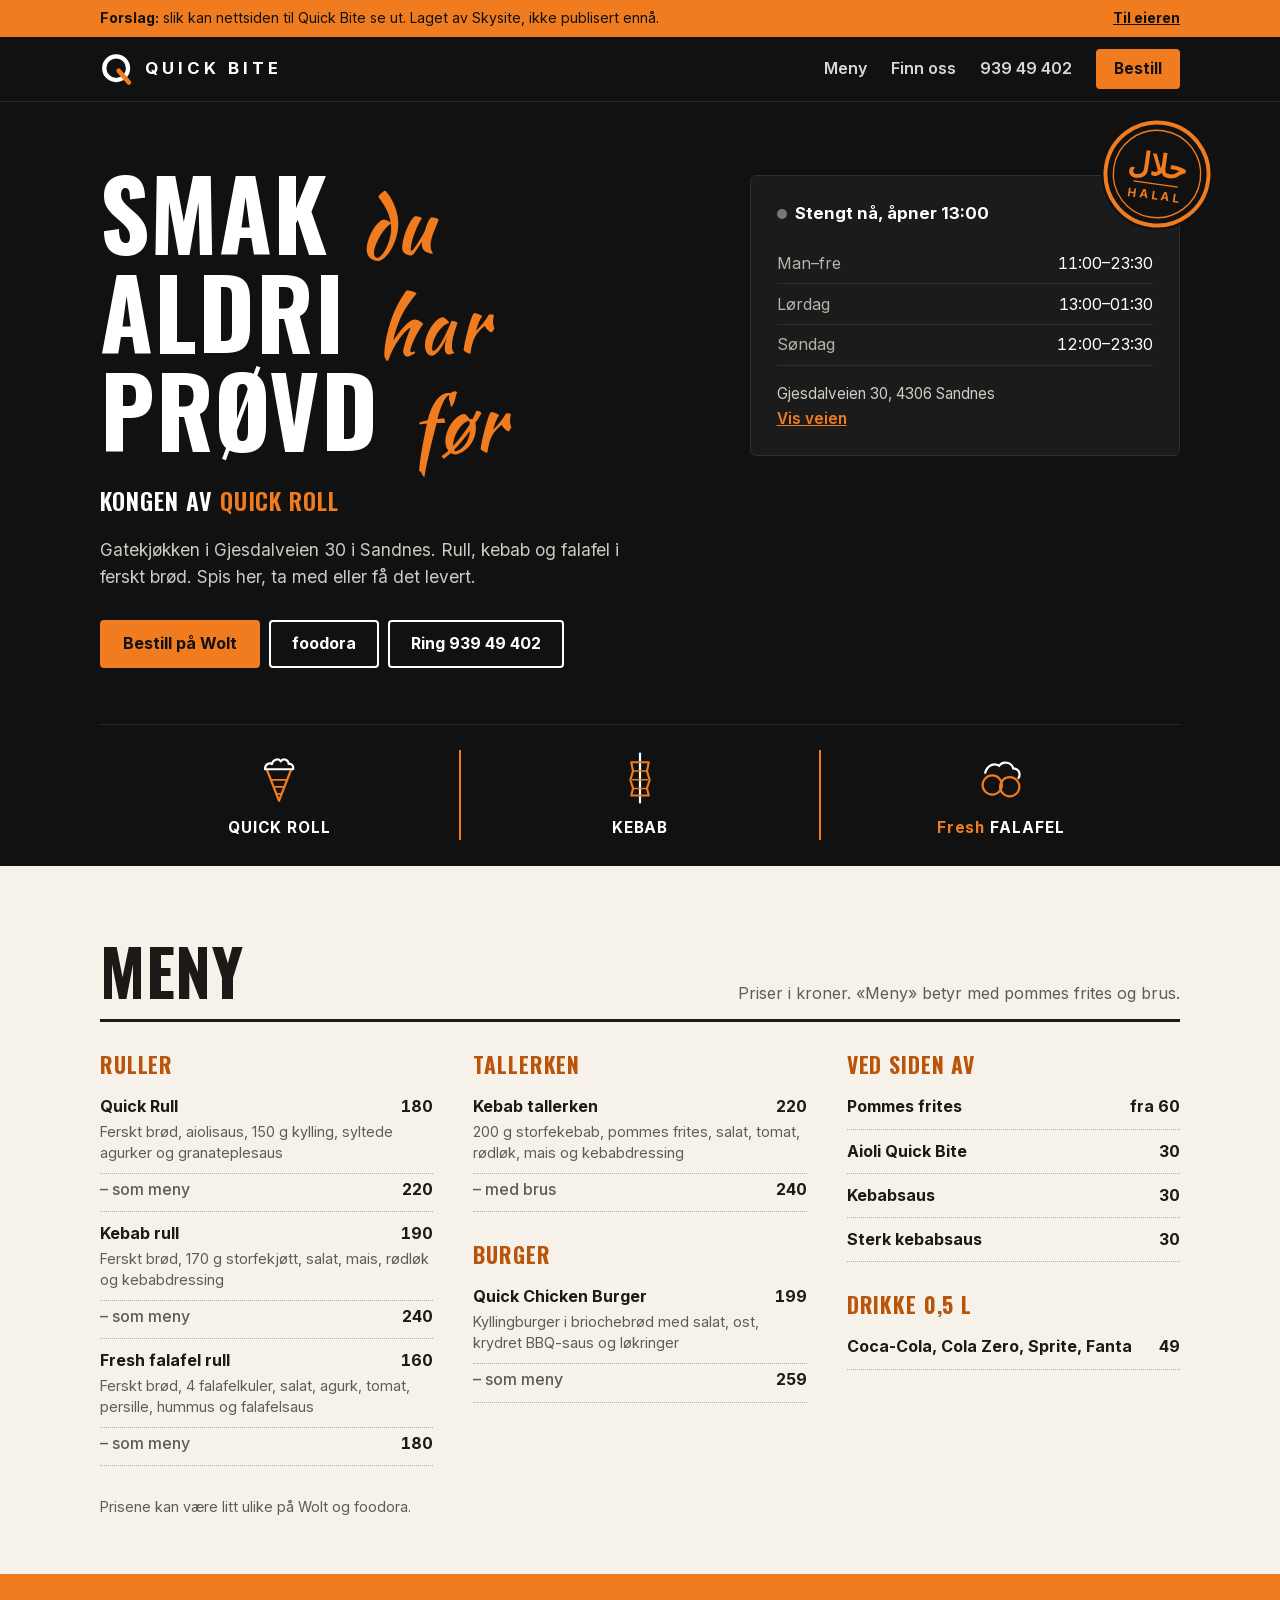
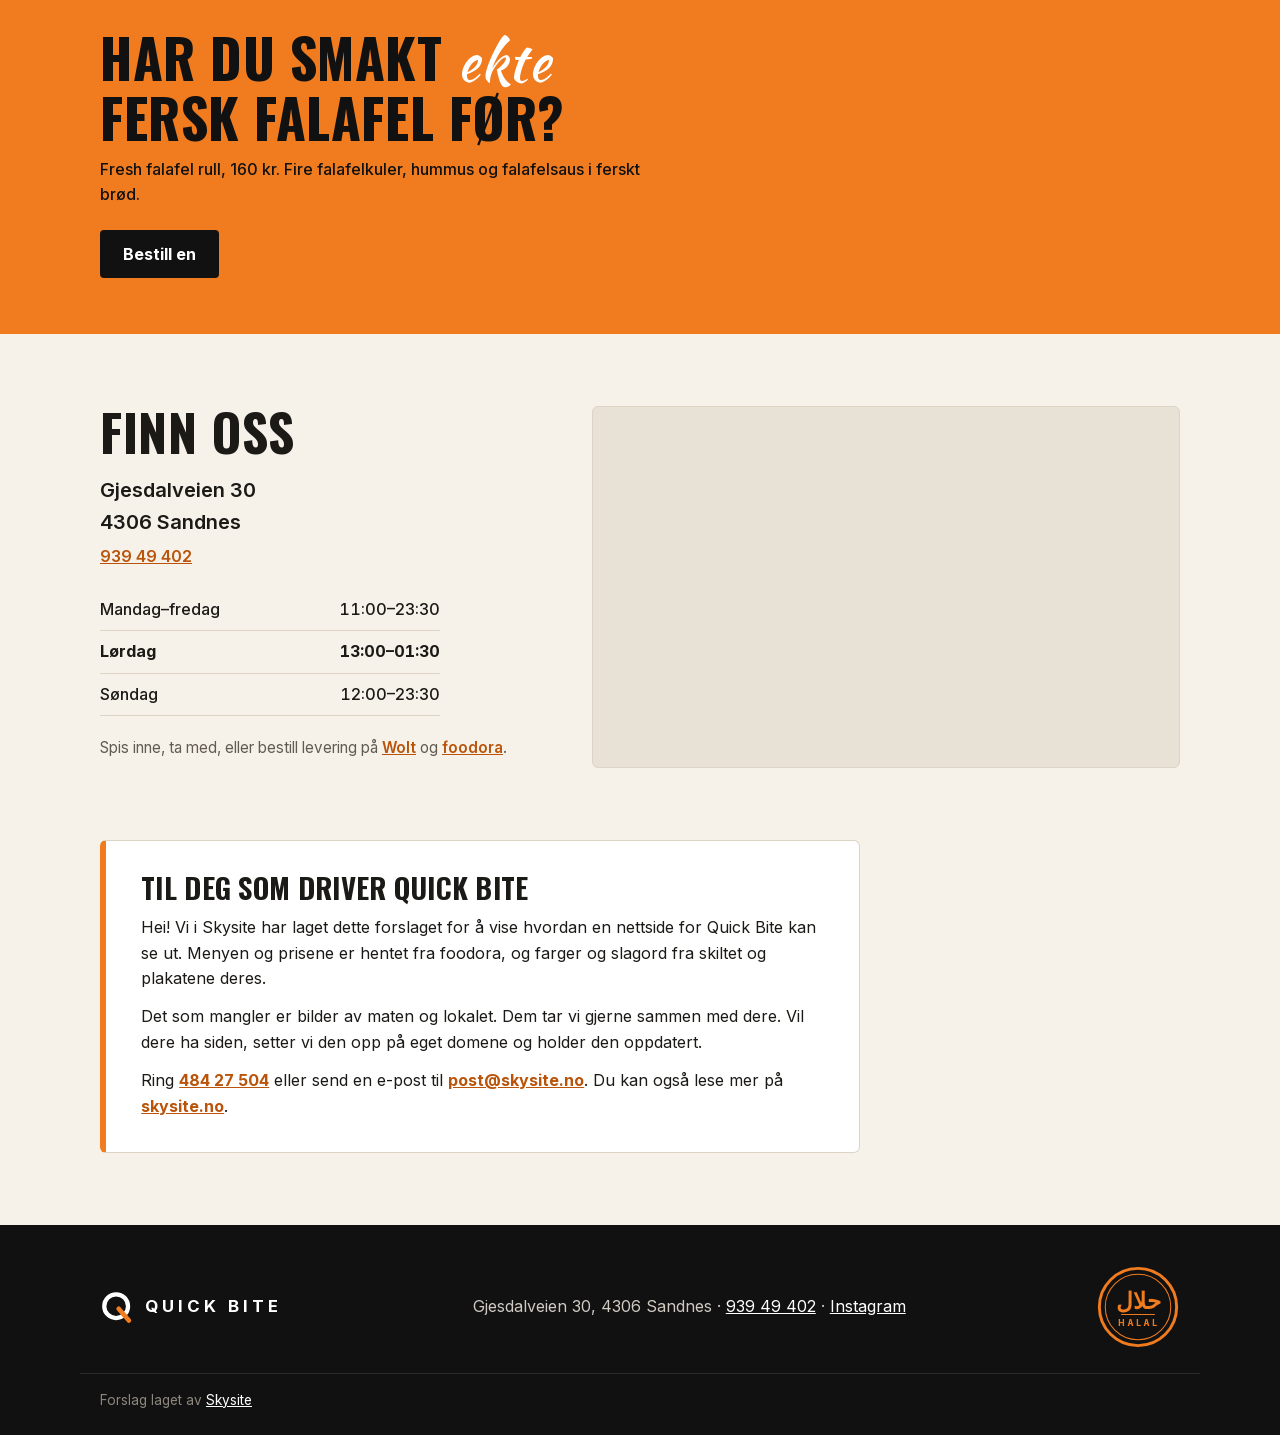
<file: index.html>
<!DOCTYPE html>
<html lang="no">
<head>
<meta charset="utf-8">
<meta name="robots" content="noindex">
<meta name="viewport" content="width=device-width, initial-scale=1">
<title>Quick Bite – Quick Roll, kebab og falafel i Sandnes</title>
<meta name="description" content="Quick Bite i Gjesdalveien 30, Sandnes. Quick Roll, kebab, fresh falafel og kyllingburger. Bestill på Wolt eller foodora, eller ring 939 49 402.">
<meta name="theme-color" content="#111111">
<meta property="og:type" content="website">
<meta property="og:locale" content="nb_NO">
<meta property="og:title" content="Quick Bite – Kongen av Quick Roll">
<meta property="og:description" content="Forslag til ny nettside for Quick Bite i Gjesdalveien 30, Sandnes.">
<meta property="og:url" content="https://hazax123.github.io/quick-bite/">
<meta property="og:image" content="https://hazax123.github.io/quick-bite/og-image.png">
<meta property="og:image:width" content="1200">
<meta property="og:image:height" content="630">
<meta name="twitter:card" content="summary_large_image">
<link rel="icon" href="favicon.svg" type="image/svg+xml">
<link rel="preload" href="fonts/oswald.woff2" as="font" type="font/woff2" crossorigin>
<link href="fonts/fonts.css" rel="stylesheet">
<link href="style.css" rel="stylesheet">
<script type="application/ld+json">{
  "@context": "https://schema.org",
  "@type": "Restaurant",
  "name": "Quick Bite",
  "telephone": "+47 939 49 402",
  "servesCuisine": ["Kebab", "Falafel", "Burger"],
  "priceRange": "kr 160–260",
  "address": {"@type": "PostalAddress", "streetAddress": "Gjesdalveien 30", "postalCode": "4306", "addressLocality": "Sandnes", "addressCountry": "NO"},
  "openingHoursSpecification": [
    {"@type": "OpeningHoursSpecification", "dayOfWeek": ["Monday","Tuesday","Wednesday","Thursday","Friday"], "opens": "11:00", "closes": "23:30"},
    {"@type": "OpeningHoursSpecification", "dayOfWeek": "Saturday", "opens": "13:00", "closes": "01:30"},
    {"@type": "OpeningHoursSpecification", "dayOfWeek": "Sunday", "opens": "12:00", "closes": "23:30"}
  ]
}</script>
</head>
<body>

<div class="proposal" role="note">
  <div class="wrap">
    <p><b>Forslag:</b> slik kan nettsiden til Quick Bite se ut. Laget av Skysite, ikke publisert ennå.</p>
    <a href="#til-eieren">Til eieren</a>
  </div>
</div>

<header class="top">
  <div class="wrap">
    <a class="logo" href="#" aria-label="Quick Bite, til toppen">
      <svg class="q" viewBox="0 0 40 40" aria-hidden="true"><circle cx="19" cy="19" r="14" fill="none" stroke="#fff" stroke-width="5"/><path d="M22 22 L34 36" stroke="#f07c1f" stroke-width="5.5" stroke-linecap="round"/></svg>
      <span>QUICK BITE</span>
    </a>
    <nav class="nav" aria-label="Hovedmeny">
      <a href="#meny">Meny</a>
      <a href="#finn-oss">Finn oss</a>
      <a href="tel:+4793949402">939 49 402</a>
    </nav>
    <a class="btn small" href="https://wolt.com/nb/nor/sandnes/restaurant/quick-bite-sandnes" target="_blank" rel="noopener">Bestill</a>
  </div>
</header>

<main>
<section class="hero">
  <div class="wrap hero-grid">
    <div>
      <h1>Smak <em>du</em> aldri <em>har</em> prøvd <em>før</em></h1>
      <p class="king">Kongen av <span>Quick Roll</span></p>
      <p class="hero-text">Gatekjøkken i Gjesdalveien 30 i Sandnes. Rull, kebab og falafel i ferskt brød. Spis her, ta med eller få det levert.</p>
      <div class="cta">
        <a class="btn" href="https://wolt.com/nb/nor/sandnes/restaurant/quick-bite-sandnes" target="_blank" rel="noopener">Bestill på Wolt</a>
        <a class="btn line" href="https://www.foodora.no/restaurant/xkr0/quick-bite-xkr0" target="_blank" rel="noopener">foodora</a>
        <a class="btn line" href="tel:+4793949402">Ring 939 49 402</a>
      </div>
    </div>
    <aside class="today" data-status>
      <svg class="halal halal-big" viewBox="0 0 100 100" role="img" aria-label="Halal"><circle cx="50" cy="50" r="46" fill="none" stroke="#f07c1f" stroke-width="3.5"/><circle cx="50" cy="50" r="39" fill="none" stroke="#f07c1f" stroke-width="1.2"/><text x="50" y="52" text-anchor="middle" lang="ar" direction="rtl" font-family="Geeza Pro, Noto Naskh Arabic, Noto Sans Arabic, Segoe UI, Tahoma, sans-serif" font-size="27" font-weight="700" fill="#f07c1f">حلال</text><line x1="30" y1="59" x2="70" y2="59" stroke="#f07c1f" stroke-width="1.2"/><text x="51" y="73" text-anchor="middle" font-family="Inter, Arial, sans-serif" font-size="10.5" font-weight="700" letter-spacing="2.5" fill="#f07c1f">HALAL</text></svg>
      <p class="today-status"><span class="dot"></span><span class="status-text">Åpningstider</span></p>
      <dl>
        <div><dt>Man–fre</dt><dd>11:00–23:30</dd></div>
        <div><dt>Lørdag</dt><dd>13:00–01:30</dd></div>
        <div><dt>Søndag</dt><dd>12:00–23:30</dd></div>
      </dl>
      <p class="today-addr">Gjesdalveien 30, 4306 Sandnes<br><a href="https://maps.google.com/?q=Quick+Bite+Gjesdalveien+30+4306+Sandnes" target="_blank" rel="noopener">Vis veien</a></p>
    </aside>
  </div>

  <div class="wrap">
    <ul class="signs">
      <li>
        <svg viewBox="0 0 64 64" aria-hidden="true"><path d="M18 22 L32 58 L46 22" fill="none" stroke="#f07c1f" stroke-width="2.5" stroke-linejoin="round"/><path d="M23 34 L41 34 M26 42 L38 42 M29 50 L35 50" stroke="#f07c1f" stroke-width="2"/><path d="M16 22 c0-6 5-8 8-6 c1-5 7-7 10-3 c3-4 9-2 9 3 c4-1 6 3 5 6 z" fill="none" stroke="#fff" stroke-width="2.5" stroke-linejoin="round"/></svg>
        <span>Quick Roll</span>
      </li>
      <li>
        <svg viewBox="0 0 64 64" aria-hidden="true"><path d="M32 4 V60" stroke="#fff" stroke-width="2.5" stroke-linecap="round"/><path d="M22 14 h20 l-2 10 l3 10 l-3 10 l2 8 h-20 l2-8 l-3-10 l3-10z" fill="none" stroke="#f07c1f" stroke-width="2.5" stroke-linejoin="round"/><path d="M24 24 h16 M23 34 h18 M24 44 h16" stroke="#f07c1f" stroke-width="1.6"/></svg>
        <span>Kebab</span>
      </li>
      <li>
        <svg viewBox="0 0 64 64" aria-hidden="true"><circle cx="22" cy="40" r="11" fill="none" stroke="#f07c1f" stroke-width="2.5"/><circle cx="42" cy="42" r="11" fill="none" stroke="#f07c1f" stroke-width="2.5"/><path d="M14 26 c2-8 10-12 16-8 c4-6 14-4 16 3 c6 0 9 6 6 11" fill="none" stroke="#fff" stroke-width="2.5" stroke-linecap="round"/></svg>
        <span><em>Fresh</em> Falafel</span>
      </li>
    </ul>
  </div>
</section>

<section class="menu" id="meny" aria-labelledby="meny-tittel">
  <div class="wrap">
    <div class="menu-head">
      <h2 id="meny-tittel">Meny</h2>
      <p>Priser i kroner. «Meny» betyr med pommes frites og brus.</p>
    </div>

    <div class="board">
      <div class="group">
        <h3>Ruller</h3>
        <div class="row"><span class="name">Quick Rull</span><span class="price">180</span><p>Ferskt brød, aiolisaus, 150 g kylling, syltede agurker og granateplesaus</p></div>
        <div class="row sub"><span class="name">– som meny</span><span class="price">220</span></div>
        <div class="row"><span class="name">Kebab rull</span><span class="price">190</span><p>Ferskt brød, 170 g storfekjøtt, salat, mais, rødløk og kebabdressing</p></div>
        <div class="row sub"><span class="name">– som meny</span><span class="price">240</span></div>
        <div class="row"><span class="name">Fresh falafel rull</span><span class="price">160</span><p>Ferskt brød, 4 falafelkuler, salat, agurk, tomat, persille, hummus og falafelsaus</p></div>
        <div class="row sub"><span class="name">– som meny</span><span class="price">180</span></div>
      </div>

      <div class="group">
        <h3>Tallerken</h3>
        <div class="row"><span class="name">Kebab tallerken</span><span class="price">220</span><p>200 g storfekebab, pommes frites, salat, tomat, rødløk, mais og kebabdressing</p></div>
        <div class="row sub"><span class="name">– med brus</span><span class="price">240</span></div>

        <h3>Burger</h3>
        <div class="row"><span class="name">Quick Chicken Burger</span><span class="price">199</span><p>Kyllingburger i briochebrød med salat, ost, krydret BBQ-saus og løkringer</p></div>
        <div class="row sub"><span class="name">– som meny</span><span class="price">259</span></div>
      </div>

      <div class="group">
        <h3>Ved siden av</h3>
        <div class="row"><span class="name">Pommes frites</span><span class="price">fra 60</span></div>
        <div class="row"><span class="name">Aioli Quick Bite</span><span class="price">30</span></div>
        <div class="row"><span class="name">Kebabsaus</span><span class="price">30</span></div>
        <div class="row"><span class="name">Sterk kebabsaus</span><span class="price">30</span></div>

        <h3>Drikke 0,5 l</h3>
        <div class="row"><span class="name">Coca-Cola, Cola Zero, Sprite, Fanta</span><span class="price">49</span></div>
      </div>
    </div>
    <p class="menu-note">Prisene kan være litt ulike på Wolt og foodora.</p>
  </div>
</section>

<section class="falafel" aria-labelledby="falafel-tittel">
  <div class="wrap">
    <h2 id="falafel-tittel">Har du smakt <em>ekte</em> fersk falafel før?</h2>
    <p>Fresh falafel rull, 160 kr. Fire falafelkuler, hummus og falafelsaus i ferskt brød.</p>
    <a class="btn dark" href="https://wolt.com/nb/nor/sandnes/restaurant/quick-bite-sandnes" target="_blank" rel="noopener">Bestill en</a>
  </div>
</section>

<section class="find" id="finn-oss" aria-labelledby="finn-tittel">
  <div class="wrap find-grid">
    <div>
      <h2 id="finn-tittel">Finn oss</h2>
      <p class="addr">Gjesdalveien 30<br>4306 Sandnes</p>
      <p><a href="tel:+4793949402">939 49 402</a></p>
      <table class="hours">
        <tr data-days="1,2,3,4,5"><th>Mandag–fredag</th><td>11:00–23:30</td></tr>
        <tr data-days="6"><th>Lørdag</th><td>13:00–01:30</td></tr>
        <tr data-days="0"><th>Søndag</th><td>12:00–23:30</td></tr>
      </table>
      <p class="small">Spis inne, ta med, eller bestill levering på <a href="https://wolt.com/nb/nor/sandnes/restaurant/quick-bite-sandnes" target="_blank" rel="noopener">Wolt</a> og <a href="https://www.foodora.no/restaurant/xkr0/quick-bite-xkr0" target="_blank" rel="noopener">foodora</a>.</p>
    </div>
    <div class="map"><iframe src="https://maps.google.com/maps?q=Gjesdalveien%2030%2C%204306%20Sandnes&z=16&output=embed" title="Kart: Gjesdalveien 30, Sandnes" loading="lazy" referrerpolicy="no-referrer-when-downgrade"></iframe></div>
  </div>
</section>

<section class="owner" id="til-eieren" aria-labelledby="eier-tittel">
  <div class="wrap">
    <div class="owner-box">
      <h2 id="eier-tittel">Til deg som driver Quick Bite</h2>
      <p>Hei! Vi i Skysite har laget dette forslaget for å vise hvordan en nettside for Quick Bite kan se ut. Menyen og prisene er hentet fra foodora, og farger og slagord fra skiltet og plakatene deres.</p>
      <p>Det som mangler er bilder av maten og lokalet. Dem tar vi gjerne sammen med dere. Vil dere ha siden, setter vi den opp på eget domene og holder den oppdatert.</p>
      <p class="owner-contact">Ring <a href="tel:+4748427504">484 27 504</a> eller send en e-post til <a href="mailto:post@skysite.no">post@skysite.no</a>. Du kan også lese mer på <a href="https://skysite.no" target="_blank" rel="noopener">skysite.no</a>.</p>
    </div>
  </div>
</section>
</main>

<footer class="foot">
  <div class="wrap foot-grid">
    <div class="logo foot-logo">
      <svg class="q" viewBox="0 0 40 40" aria-hidden="true"><circle cx="19" cy="19" r="14" fill="none" stroke="#fff" stroke-width="5"/><path d="M22 22 L34 36" stroke="#f07c1f" stroke-width="5.5" stroke-linecap="round"/></svg>
      <span>QUICK BITE</span>
    </div>
    <p>Gjesdalveien 30, 4306 Sandnes · <a href="tel:+4793949402">939 49 402</a> · <a href="https://www.instagram.com/quick.bite.sandnes/" target="_blank" rel="noopener">Instagram</a></p>
    <svg class="halal" viewBox="0 0 100 100" role="img" aria-label="Halal"><circle cx="50" cy="50" r="46" fill="none" stroke="#f07c1f" stroke-width="3.5"/><circle cx="50" cy="50" r="39" fill="none" stroke="#f07c1f" stroke-width="1.2"/><text x="50" y="52" text-anchor="middle" lang="ar" direction="rtl" font-family="Geeza Pro, Noto Naskh Arabic, Noto Sans Arabic, Segoe UI, Tahoma, sans-serif" font-size="27" font-weight="700" fill="#f07c1f">حلال</text><line x1="30" y1="59" x2="70" y2="59" stroke="#f07c1f" stroke-width="1.2"/><text x="51" y="73" text-anchor="middle" font-family="Inter, Arial, sans-serif" font-size="10.5" font-weight="700" letter-spacing="2.5" fill="#f07c1f">HALAL</text></svg>
  </div>
  <div class="wrap made">Forslag laget av <a href="https://skysite.no" target="_blank" rel="noopener">Skysite</a></div>
</footer>

<div class="mbar">
  <a class="btn line" href="tel:+4793949402">Ring</a>
  <a class="btn" href="https://wolt.com/nb/nor/sandnes/restaurant/quick-bite-sandnes" target="_blank" rel="noopener">Bestill på Wolt</a>
</div>

<script src="script.js" defer></script>
</body>
</html>
</file>
<file: fonts/fonts.css>
/* Skrifter lagret lokalt (latin). SIL Open Font License, fra Google Fonts. */
@font-face{font-family:'Inter';font-style:normal;font-weight:400 700;font-display:swap;src:url(inter.woff2) format('woff2')}
@font-face{font-family:'Oswald';font-style:normal;font-weight:500 700;font-display:swap;src:url(oswald.woff2) format('woff2')}
@font-face{font-family:'Kaushan Script';font-style:normal;font-weight:400;font-display:swap;src:url(kaushan-script.woff2) format('woff2')}
</file>
<file: style.css>
/* Quick Bite – farger og stil fra skiltet: svart, hvitt og oransje. Innholdet på lys bakgrunn. */
:root{
  --black:#111; --ink:#1c1a17; --paper:#f6f2ea; --white:#fff; --line:#ddd4c5;
  --orange:#f07c1f; --orange-dark:#b9540a; --muted:#625b51; --green:#3d8b3d;
}
*{box-sizing:border-box;margin:0;padding:0}
html{scroll-behavior:smooth;scroll-padding-top:70px;-webkit-text-size-adjust:100%}
@media (prefers-reduced-motion:reduce){html{scroll-behavior:auto}}
body{font:400 1rem/1.6 Inter,system-ui,sans-serif;background:var(--paper);color:var(--ink)}
a{color:inherit}
:focus-visible{outline:3px solid var(--orange);outline-offset:3px}
.wrap{max-width:1120px;margin:0 auto;padding:0 1.25rem}
h1,h2,h3{font-family:Oswald,'Arial Narrow',sans-serif;font-weight:700;text-transform:uppercase;line-height:1;letter-spacing:.01em}
em{font-family:'Kaushan Script',cursive;font-style:normal;text-transform:none;color:var(--orange);font-weight:400}

/* Knapper */
.btn{display:inline-flex;align-items:center;justify-content:center;min-height:48px;padding:0 1.3rem;background:var(--orange);color:var(--black);font-weight:700;text-decoration:none;border:2px solid var(--orange);border-radius:4px;white-space:nowrap;transition:background .15s,border-color .15s}
.btn:hover{background:#ff8f35;border-color:#ff8f35}
.btn.line{background:transparent;color:inherit;border-color:currentColor}
.btn.line:hover{background:rgba(255,255,255,.08)}
.btn.dark{background:var(--black);border-color:var(--black);color:#fff}
.btn.dark:hover{background:#000}
.btn.small{min-height:40px;padding:0 1rem;font-size:.95rem}
.cta{display:flex;flex-wrap:wrap;gap:.6rem}

/* Forslagsstripe */
.proposal{background:var(--orange);color:var(--black);font-size:.88rem}
.proposal .wrap{display:flex;justify-content:space-between;align-items:center;gap:.4rem 1rem;flex-wrap:wrap;padding-top:.45rem;padding-bottom:.45rem}
.proposal a{font-weight:700}

/* Topp */
.top{position:sticky;top:0;z-index:20;background:var(--black);color:#fff;border-bottom:1px solid #2a2a2a}
.top .wrap{display:flex;align-items:center;gap:1.5rem;height:64px}
.logo{display:flex;align-items:center;gap:.7rem;text-decoration:none;color:#fff;margin-right:auto}
.logo .q{width:34px;height:34px;flex:none}
.logo span{font-family:Inter,sans-serif;font-weight:700;letter-spacing:.24em;font-size:1.05rem}
.nav{display:flex;gap:1.5rem}
.nav a{text-decoration:none;font-weight:600;color:#d8d8d8}
.nav a:hover{color:#fff}

/* Toppseksjon som plakatene */
.hero{background:var(--black);color:#fff;padding:4rem 0 0}
.hero-grid{display:grid;grid-template-columns:1.4fr 1fr;gap:3rem;align-items:start}
.hero h1{font-size:clamp(3rem,8vw,6rem);line-height:.95;max-width:11ch}
.hero h1 em{font-size:.82em;display:inline-block;transform:rotate(-4deg);margin:0 .05em}
.king{margin-top:1.2rem;font-family:Oswald,sans-serif;text-transform:uppercase;font-weight:600;font-size:1.5rem;letter-spacing:.04em;color:#fff}
.king span{color:var(--orange)}
.hero-text{color:#cfcac2;max-width:34rem;margin:1rem 0 1.8rem;font-size:1.08rem}
.today{background:#1b1b1b;border:1px solid #2e2e2e;border-radius:6px;padding:1.5rem 1.6rem;margin-top:.6rem}
.today-status{display:flex;align-items:center;gap:.55rem;font-weight:700;font-size:1.05rem;margin-bottom:1rem}
.dot{width:10px;height:10px;border-radius:50%;background:#777;flex:none}
.dot.open{background:#4cbb4c}
.today dl div{display:flex;justify-content:space-between;padding:.45rem 0;border-bottom:1px solid #2e2e2e}
.today dt{color:#b8b2a8}
.today dd{font-variant-numeric:tabular-nums}
.today-addr{margin-top:1rem;color:#cfcac2;font-size:.95rem}
.today-addr a{color:var(--orange);font-weight:600}

/* Ikonene fra skiltet */
.signs{list-style:none;display:flex;justify-content:center;margin-top:3.5rem;padding:1.6rem 0;border-top:1px solid #2a2a2a}
.signs li{flex:1;display:flex;flex-direction:column;align-items:center;gap:.6rem;font-weight:700;letter-spacing:.06em;text-transform:uppercase;font-size:.95rem}
.signs li+li{border-left:2px solid var(--orange)}
.signs svg{width:56px;height:56px}
.signs em{font-family:Inter,sans-serif;font-weight:700}

/* Meny som en tavle */
.menu{padding:4.5rem 0 3.5rem}
.menu-head{display:flex;justify-content:space-between;align-items:baseline;gap:.5rem 2rem;flex-wrap:wrap;border-bottom:3px solid var(--ink);padding-bottom:.8rem;margin-bottom:2rem}
.menu-head h2{font-size:clamp(2.6rem,6vw,4rem)}
.menu-head p{color:var(--muted)}
.board{display:grid;grid-template-columns:repeat(3,1fr);gap:2.5rem}
.group h3{font-size:1.35rem;color:var(--orange-dark);margin:0 0 .6rem;letter-spacing:.04em}
.group h3:not(:first-child){margin-top:2rem}
.row{display:grid;grid-template-columns:1fr auto;column-gap:.6rem;padding:.55rem 0;border-bottom:1px dotted #b9ae9c}
.row .name{font-weight:700}
.row .price{font-weight:700;font-variant-numeric:tabular-nums}
.row p{grid-column:1/-1;color:var(--muted);font-size:.9rem;line-height:1.45;margin-top:.15rem}
.row.sub{padding-top:.2rem}
.row.sub .name{font-weight:500;color:var(--muted)}
.menu-note{margin-top:1.8rem;color:var(--muted);font-size:.9rem}

/* Falafel-plakat */
.falafel{background:var(--orange);color:var(--black);padding:3.5rem 0}
.falafel h2{font-size:clamp(2rem,5vw,3.4rem);max-width:18ch}
.falafel h2 em{color:#fff}
.falafel p{margin:.8rem 0 1.4rem;font-weight:500;max-width:36rem}

/* Finn oss */
.find{padding:4.5rem 0}
.find-grid{display:grid;grid-template-columns:1fr 1.3fr;gap:2.5rem}
.find h2{font-size:clamp(2.2rem,5vw,3.2rem);margin-bottom:1rem}
.addr{font-size:1.25rem;font-weight:600;margin-bottom:.4rem}
.find a{color:var(--orange-dark);font-weight:600}
.hours{border-collapse:collapse;margin:1.2rem 0;width:100%;max-width:340px}
.hours th,.hours td{padding:.5rem 0;border-bottom:1px solid var(--line);text-align:left;font-weight:500}
.hours td{text-align:right;font-variant-numeric:tabular-nums}
.hours tr.is-today th,.hours tr.is-today td{font-weight:800}
.small{font-size:.95rem;color:var(--muted)}
.map{min-height:360px;border:1px solid var(--line);border-radius:6px;overflow:hidden;background:#e8e2d6}
.map iframe{width:100%;height:100%;min-height:360px;border:0;display:block}

/* Til eieren */
.owner{padding:0 0 4.5rem}
.owner-box{background:var(--white);border:1px solid var(--line);border-left:6px solid var(--orange);border-radius:6px;padding:2rem 2.2rem;max-width:760px}
.owner-box h2{font-size:1.8rem;margin-bottom:.8rem}
.owner-box p+p{margin-top:.8rem}
.owner-box a{color:var(--orange-dark);font-weight:700}

/* Bunn */
.foot{background:var(--black);color:#cfcac2;padding:2.5rem 0 1.5rem}
.foot-grid{display:flex;align-items:center;justify-content:space-between;gap:1rem 2rem;flex-wrap:wrap}
.foot-logo{margin-right:0}
.foot a{color:#fff}
.halal{width:84px;height:84px;flex:none;display:block}
.today{position:relative}
.halal-big{position:absolute;top:-58px;right:-34px;width:112px;height:112px;background:var(--black);border-radius:50%;transform:rotate(8deg)}
@media (max-width:860px){.halal-big{width:96px;height:96px;top:-30px;right:-8px}}
.made{margin-top:1.5rem;padding-top:1rem;border-top:1px solid #2a2a2a;font-size:.85rem;color:#8d877e}

.mbar{display:none}

@media (max-width:860px){
  .nav{display:none}
  .hero{padding-top:2.5rem}
  .hero-grid,.find-grid{grid-template-columns:1fr;gap:2rem}
  .board{grid-template-columns:1fr;gap:0}
  .group h3,.group h3:not(:first-child){margin-top:2rem}
  .group:first-child h3:first-child{margin-top:0}
  .signs{margin-top:2.5rem}
  .signs svg{width:44px;height:44px}
  .signs li{font-size:.8rem}
  .owner-box{padding:1.5rem 1.3rem}
  .mbar{display:flex;gap:.6rem;position:fixed;left:0;right:0;bottom:0;z-index:30;background:var(--black);color:#fff;padding:.65rem 1rem calc(.65rem + env(safe-area-inset-bottom))}
  .mbar .btn{flex:1}
  body{padding-bottom:72px}
}
@media (max-width:420px){
  .hero .cta .btn{flex:1 1 100%}
}
.top .btn{color:#111}
</file>
